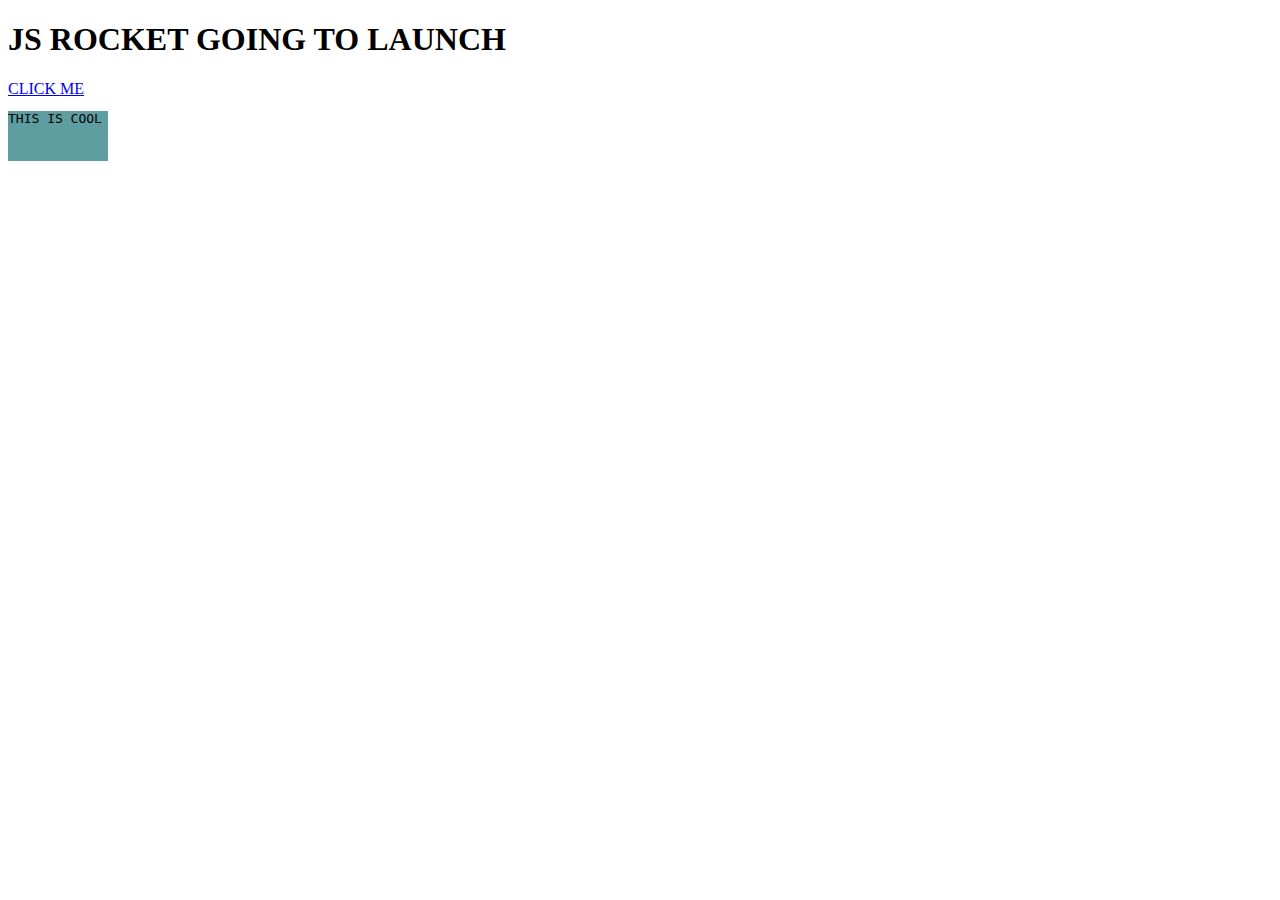
<file: index.html>
<!DOCTYPE html>
<html>
<head>
	<title>JS Rocket</title>
	<script type="text/javascript" src = "js/script.js">
			</script>
	<link rel="stylesheet" type="text/css" href="css/style.css">
	<meta name="viewport" content="width=device-width, initial-scale=1.0">
</head>
<body>
	<h1>JS ROCKET GOING TO LAUNCH</h1>
	<a href="#" onclick="doCoolStuff()">CLICK ME</a>
	<div class="cool" id = "cool">
		<p>THIS IS COOL</p>
	</div>
</body>
</html>
</file>
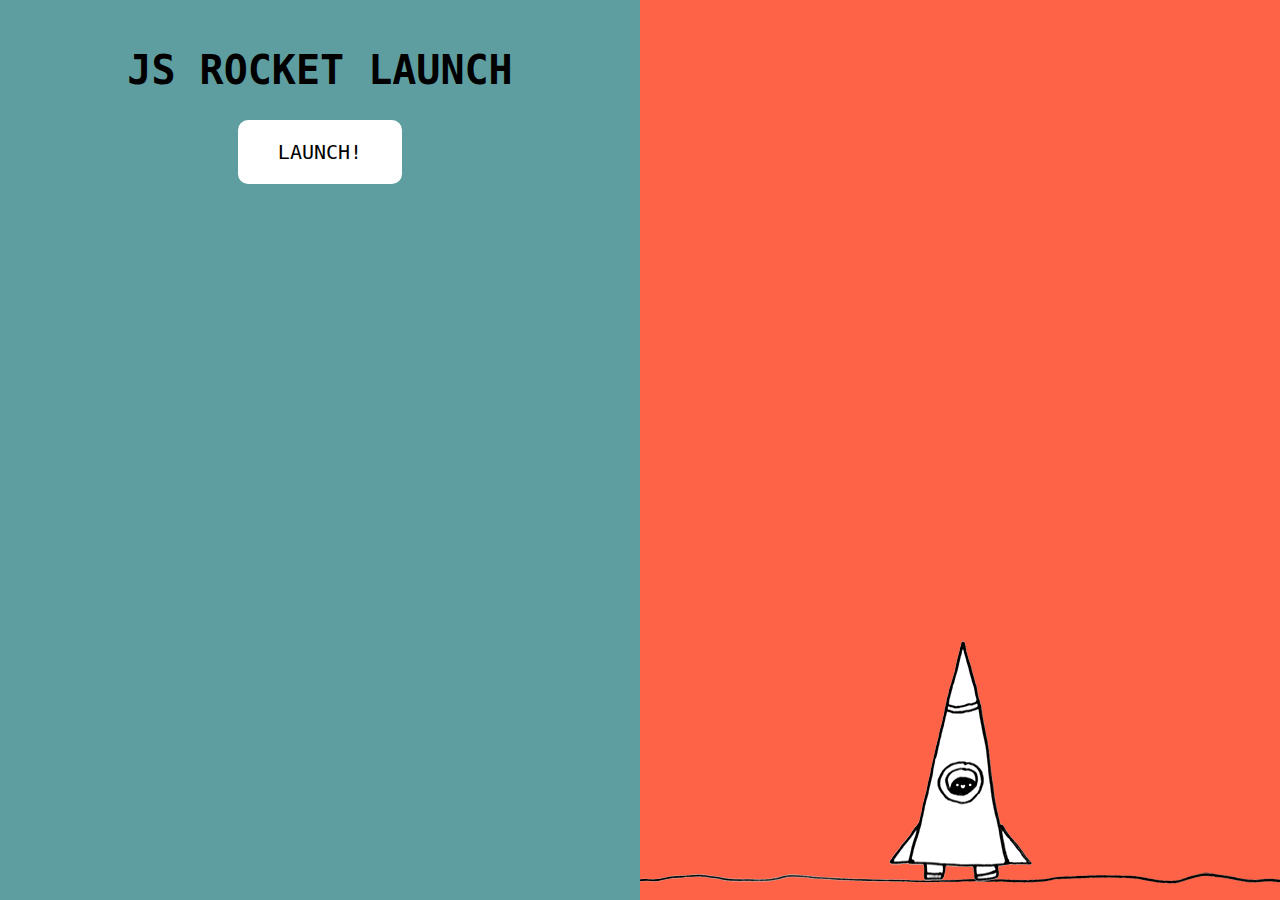
<file: rocket.html>
<!DOCTYPE html>
<html>
<head>
	<title>Rocket launch sequence</title>
	<link rel="stylesheet" type="text/css" href="css/rocket.css">
    <script type="text/javascript" src="js/rocket.js"></script>
</head>
<body class="body-state1">
	<div class="left">
		<div class="interface state1">
			<h1>JS ROCKET LAUNCH</h1> 
		<a href="#" class="button" onclick="changeState(2);">LAUNCH!</a>
		</div>
		<div class="interface state2">
			<h1 id="countdown">10</h1>
		<a href="#" onclick="changeState(1);">ABORT!</a>
			</div>	
		<div class="interface state3">
			<h1>LIFT OFF</h1>
		</div>
		<div class="interface state4">
			<h1>WELL DONE</h1>
		<a href="#" class="button" onclick="changeState(1)">DO IT AGAIN!</a>
		</div>
		<div class="interface state5">
			<h1>OH NO!!!!!</h1>
		<a href="#" class="button" onclick="changeState(1)">TRY AGAIN!</a>
		</div>
	</div>
	<div class="right">
		<div class="ground"></div>
		<div class="rocket"></div>
        <div class="cant-wait" id="cant-wait"></div>
        <div class="nervous" id="nervous"></div>
	</div>
</body>
</html>
</file>
<file: css/style.css>
.cool {
	width : 100px;
	height : 50px;
	background-color : cadetblue;
	transition : background-color .6s;
	font-family: monospace;
}

.pink {
	background-color: tomato;
	font-family:  cursive;
}
</file>
<file: css/rocket.css>
.left {
	position: fixed;
	background-color: cadetblue;
	left : 0;
	top : 0;
	width: 50%;
	height: 100%;
}

a.button {
	display: inline-block;
	background-color: white;
	color : black;
	padding: 20px 40px;
	text-decoration: none;
	border-radius: 10px;
	text-transform: capitalize;
}

.interface {
	text-align: center;
	padding: 20px;
	font-family: monospace;
	font-size: x-large;
}

.right {
	position: fixed;
	background-color: tomato;
	right : 0;
	top : 0;
	width: 50%;
	height: 100%;
}

.rocket {
	position: absolute;
	left : 50%;
	bottom : -13px;
	width : 143px;
	height : 272px;
	margin-left : -71.5px;
	background : url('../img/rocket-state1.png') no-repeat 0 0;
	transition: bottom 5s;
}

body.body-state1 .rocket {
	transition: none;
}

body.body-state2 .rocket {
	background-image: url('../img/rocket-state2.gif');
}

body.body-state3 .rocket,
body.body-state4 .rocket {
	background-image: url('../img/rocket-state3.gif');
}



body.body-state3 .rocket,
body.body-state4 .rocket {
	background-image: url('../img/rocket-state3.gif');
	bottom: 1000px;
}

body.body-state5 .rocket {
	background-image: url('../img/boom.jpg');
	width : 340px;
	height : 265px;
	margin-left: -170px;
}

.ground {
	background: url('../img/ground.png') no-repeat center 0;
	bottom : 8px;
	left : 0;
	height : 20px;
	width: 100%;
	position: absolute;
}

.state1,
.state2,
.state3,
.state4,
.state5 {
	display: none;
}

body.body-state1 .state1 {display: block;}
body.body-state2 .state2 {display: block;}
body.body-state3 .state3 {display: block;}
body.body-state4 .state4 {display: block;}
body.body-state5 .state5 {display: block;}

.nervous {
	background : url('../img/nervous.png');
	position : absolute;
	bottom : 220px;
	left : 50%;
	margin-left : -180px; 
	width : 223px;
	height: 100px;
	display: none;
}

.nervous.show {
	display: block;
}

.cant-wait {
	background : url('../img/cant-wait.png');
	position : absolute;
	bottom : 220px;
	left : 50%;
	width : 206px;
	height: 65px;
	display: none;
}

.cant-wait.show {
	display: block;
}
</file>
